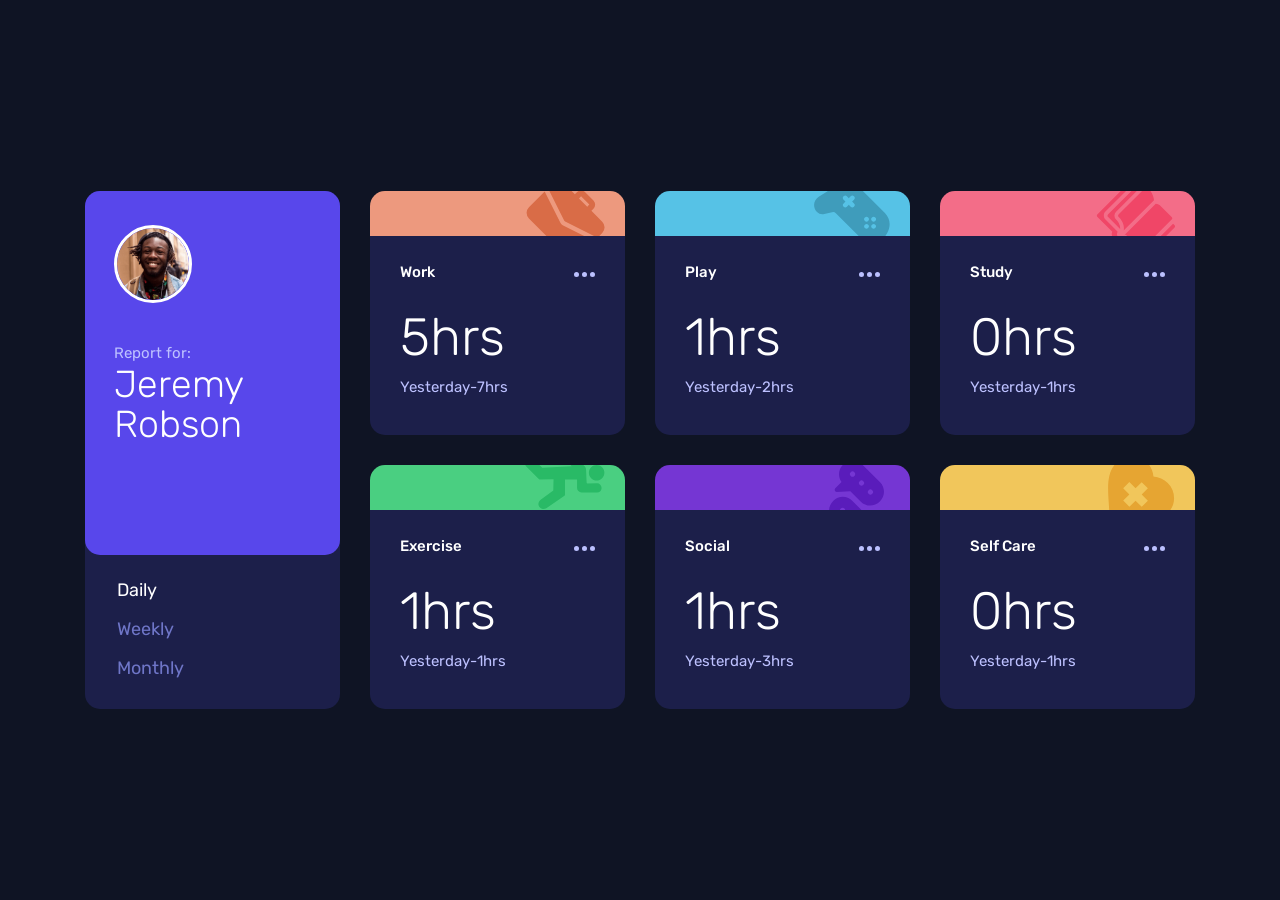
<file: index.html>
<!DOCTYPE html>
<html lang="en">
<head>
  <meta charset="UTF-8">
  <meta name="viewport" content="width=device-width, initial-scale=1.0">
  <link rel="icon" type="image/png" sizes="32x32" href="./images/favicon-32x32.png">  
    <link rel="stylesheet" href="style.css"> 
    <link rel="stylesheet" href="./reset.css"> 
  <title> Time tracking dashboard</title>  
</head>
<body>
  <main>
    <section class="activity-tracker">
      <section class="tracker-menu">
        <div class="tracker-profile">
          <img class="tracker-profile-img" src="/images/image-jeremy.png" alt="">
          <div class="tracker-profile-container">
            <p class="tracker-for">
              Report for:
            </p>
            <h2 class="tracker-profile-name">Jeremy Robson</h2>
          </div>
        </div>      
        <div class="tracker-menu-options">
          <a class="tracker-option" data-option="daily"> Daily</a>
          <a class="tracker-option" data-option="weekly"> Weekly</a>
          <a class="tracker-option" data-option="monthly">Monthly</a>
        </div>      
      </section>
      <section class="tracker-activity work">
        <div class="activity-background">
          <img src="./images/icon-work.svg" alt="">
        </div>
        <div class="activity-info">
          <header>
            <h2 class="activity-name">
              Work
            </h2>
            <a class="activity-options">
              <svg width="21" height="5" xmlns="http://www.w3.org/2000/svg">
                <path d="M2.5 0a2.5 2.5 0 1 1 0 5 2.5 2.5 0 0 1 0-5Zm8 0a2.5 2.5 0 1 1 0 5 2.5 2.5 0 0 1 0-5Zm8 0a2.5 2.5 0 1 1 0 5 2.5 2.5 0 0 1 0-5Z" 
                fill="#BBC0FF" fill-rule="evenodd"/></svg>
            </a>
          </header>
          <div class="activity-timeframes-wrapper">
            <div class="activity-timeframes">
              <h3 class="activity-timeframe-current">5hrs</h3>
            </div>
            <div class="activity-timeframe-previous">
              <p class="time-when">Lask week</p>
              <p> - </p>
              <p class="total-time">7hrs</p>
            </div>
          </div>
        </div>
      </section>
    </section>    
  </main>
  <script src="app.js"></script>
</body>
</html>
</file>
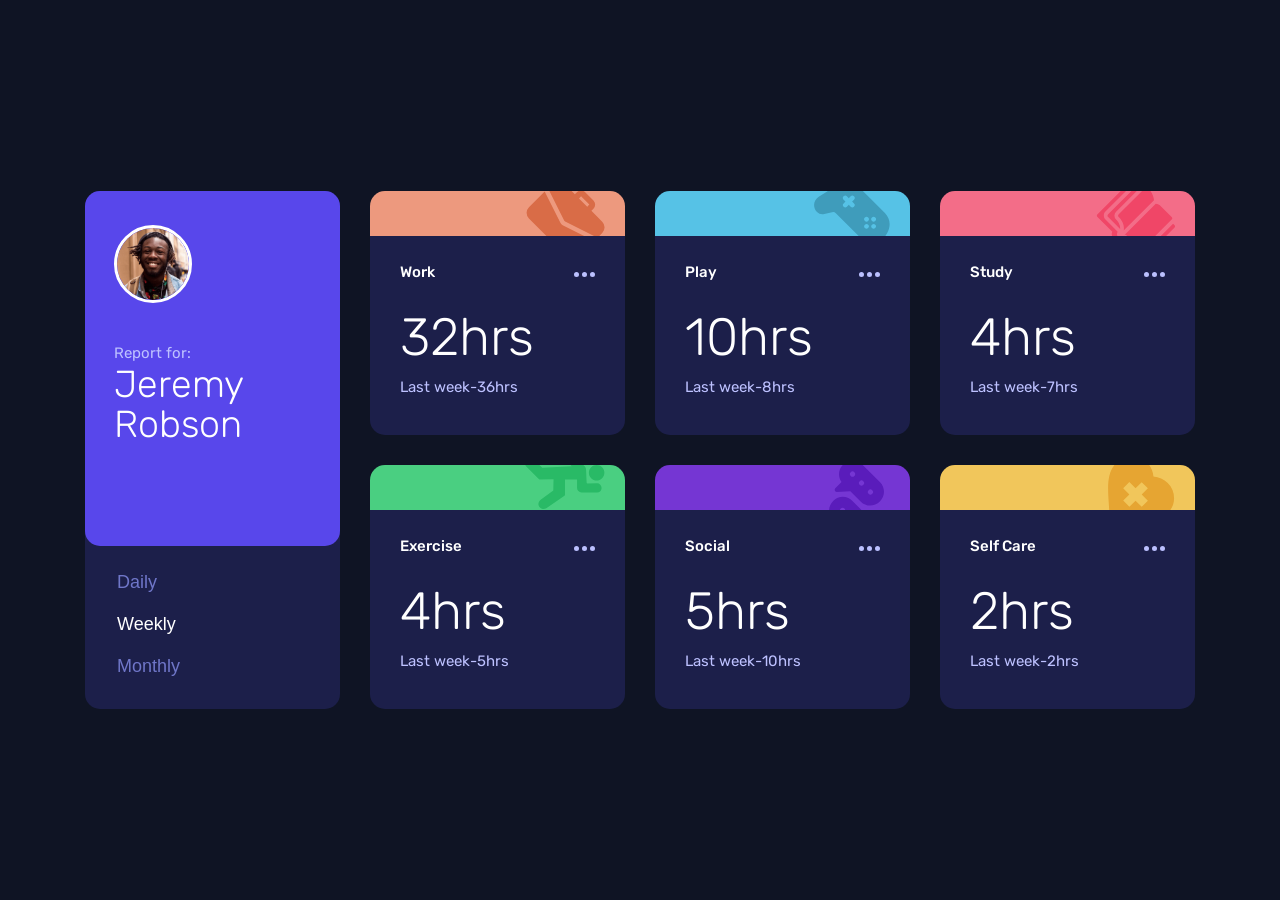
<file: Task Tracking Dashboard/index.html>
<!DOCTYPE html>
<html lang="en">
<head>
  <meta charset="UTF-8">
  <meta name="viewport" content="width=device-width, initial-scale=1.0">
  <link rel="icon" type="image/png" sizes="32x32" href="./images/favicon-32x32.png">  
    <link rel="stylesheet" href="style.css"> 
    <link rel="stylesheet" href="./reset.css"> 
  <title> Time tracking dashboard</title>  
</head>
<body>
  <section class="activity-tracker">
    <section class="tracker-menu">
      <div class="tracker-profile">
        <img class="tracker-profile-img" src="/images/image-jeremy.png" alt="">
        <div class="tracker-profile-container">
          <p class="tracker-for">
            Report for:
          </p>
          <h1 class="tracker-profile-name">Jeremy Robson</h1>
        </div>
      </div>      
      <div class="tracker-menu-options">
        <button class="tracker-option" data-option="daily">
          Daily
        </button>
        <button class="tracker-option" data-option="weekly">
          Weekly
        </button><button class="tracker-option" data-option="monthly">
          Monthly
        </button>
      </div>      
    </section>
    <section class="tracker-activity work">
      <div class="activity-background">
        <img src="./images/icon-work.svg" alt="">
      </div>
      <div class="activity-info">
        <header>
          <h2 class="activity-name">
            Work
          </h2>
          <button class="activity-options">
            <svg width="21" height="5" xmlns="http://www.w3.org/2000/svg">
              <path d="M2.5 0a2.5 2.5 0 1 1 0 5 2.5 2.5 0 0 1 0-5Zm8 0a2.5 2.5 0 1 1 0 5 2.5 2.5 0 0 1 0-5Zm8 0a2.5 2.5 0 1 1 0 5 2.5 2.5 0 0 1 0-5Z" 
              fill="#BBC0FF" fill-rule="evenodd"/></svg>
          </button>
        </header>
        <div class="activity-timeframes-wrapper">
          <div class="activity-timeframes">
            <h3 class="activity-timeframe-current">5hrs</h3>
          </div>
          <div class="activity-timeframe-previous">
            <p class="time-when">Lask week</p>
            <p> - </p>
            <p class="total-time">7hrs</p>
          </div>
        </div>
      </div>
    </section>
  </section>    
  <script src="app.js"></script>
</body>
</html>
</file>
<file: style.css>
@import url("https://fonts.googleapis.com/css2?family=Rubik:wght@300;400;500&display=swap");

html {
  font-family: "Rubik", sans-serif;

  /* ============ Declaration of Fonts sizes ===========  */
   --font-size-h1: clamp(2.4rem, 1.8366rem + 1.5023vw, 4rem);
   --font-size-time-window: 1.8rem;
   --font-size-activity-name: 1.8rem;
   --font-size-activity-result: clamp(3.2rem, 2.3549rem + 2.2535vw, 5.6rem);
   --font-size-activity-window: 1.5rem; 


  /* ======== Declaration of color variables=========== */

  --Desaturated-blue: hsl(235, 45%, 61%);
  --Pale-Blue: hsl(236, 100%, 87%);  
  --Soft-blue: hsl(195, 74%, 62%);
  --light-blue: hsl(246, 80%, 60%);
  --lighter-blue: hsl(236, 33%, 46%);
  --Darkblue: hsl(235, 46%, 20%);  
  --Very-dark-blue: hsl(226, 43%, 10%);
  --light-red-work: hsl(15, 75%, 71%);
  --light-red-study: hsl(348, 85%, 69%);
  --lime-green: hsl(145, 58%, 55%);
  --violet: hsl(264, 64%, 52%);
  --Soft-orange: hsl(43, 84%, 65%);

 
  /*========== Z-indexes ===========To determine how boxes overlap each other */
  --z-index-top: 10;
  --z-index-middle: 5;
  --z-index-bottom: 1;

  /* ========= Declaration of Border Radius============= */
  --br: 1.5rem;
}

body {
    margin: 0 auto;
  width: 100%;
  min-height: 100vh;
  background: var(--Very-dark-blue); 
  display: grid;
  place-items: center;
  padding: 8.1rem 2.4rem;
}


section.activity-tracker {
  width: 100%;
  height: auto;
  display: grid;
  grid-auto-rows: max-content;
  grid-template-columns: 1fr;
  justify-items: center;
  gap: 2.4rem;
}

@media screen and (min-width: 500px) {
  section.activity-tracker {
    grid-template-columns: repeat(auto-fit, minmax(20rem, 1fr));
    grid-template-rows: 1fr 1fr;
    min-height: 51.8rem;
    gap: 3rem;
  }
}

@media screen and (min-width: 1110px) {
  section.activity-tracker {
    max-width: 111rem;
  }
}

section.tracker-menu {
  background: var(--Darkblue); 
  border-radius: var(--br);
  overflow: hidden;
  width: 100%;
}

@media screen and (min-width: 500px) {
  section.tracker-menu {
    grid-row: 1/3;
    display: flex;
    flex-flow: column nowrap;
  }
}

.tracker-profile {
  width: 100%;
  padding: 3.1rem 2.9rem;
  display: flex;
  flex-wrap: wrap;
  align-items: center;
  justify-content: flex-start;
  gap: 2rem;
  background: var(--light-blue);   
  border-radius: 0 0 var(--br) var(--br);
}

@media screen and (min-width: 500px) {
  .tracker-profile {
    padding: 3.4rem 2.9rem 8rem 2.9rem;
    flex-flow: column nowrap;
    align-items: start;
    gap: 4.3rem;
    flex: 1 0 auto;
  }
}

.tracker-profile-img {
  width: 6.4rem;
  border: 0.3rem solid white;
  border-radius: 50%;
}

@media screen and (min-width: 500px) {
  .tracker-profile-img {
    width: 7.8rem;
  }
}

.tracker-profile-container {
  display: flex;
  flex-flow: column nowrap;
  gap: 0.4rem;
}

@media screen and (min-width: 500px) {
  .tracker-profile-container {
    gap: 0.3rem;
    max-width: 60%;
  }
}

.tracker-for {
  font-size: 1.5rem;
  color: var(--Pale-Blue); 
}

.tracker-profile-name {
  font-size: var(--font-size-h1);
  font-weight: 300;
  color: white;
}

@media screen and (min-width: 500px) {
  .tracker-profile-name {
    line-height: 4rem;
  }
}

.tracker-menu-options {
  padding: 2.4rem 2rem 2.5rem 3.3rem;
  display: flex;
  flex-flow: row wrap;
  justify-content: space-between;
  gap: 1rem;
}

@media screen and (min-width: 500px) {
  .tracker-menu-options {
    flex-flow: column nowrap;
    gap: 2.1rem;
    padding: 2.6rem 3.2rem 3.2rem;
  }
}

.tracker-option {
  width: max-content;
  font-size: var(--font-size-time-window);
  color: var(--Desaturated-blue);
  transition: color 250ms;
  cursor: pointer;
}
.tracker-option:is(:hover, .active) {
  color: white;
}

.tracker-activity {
  width: 100%;
  height: 100%;
  display: grid;
  grid-template-rows: 3.8rem 1fr;
  grid-template-columns: 1fr;
  overflow: hidden;
  border-radius: var(--br);
}

@media screen and (min-width: 500px) {
  .tracker-activity {
    grid-template-rows: 4.5rem 1fr;
  }
}

.tracker-activity:is(.work) {
  --background: var(--light-red-work);
}
.tracker-activity:is(.play) {
  --background: var(--Soft-blue);
}
.tracker-activity:is(.study) {
  --background: var(--light-red-study);
}
.tracker-activity:is(.exercise) {
  --background: var(--lime-green);
}
.tracker-activity:is(.social) {
  --background: var(--violet); 
}
.tracker-activity:is(.self-care) {
  --background: var(--Soft-orange);
}

.activity-background {
  grid-row: 1/3;
  grid-column: 1/2;
  background: var(--background);
  display: grid;
  place-items: start end;
  height: 70%;
}

.activity-background > img {
  transform: translate(-2rem, -1rem);
  position: relative;
  z-index: var(--z-index-bottom);
}

.activity-info {
  position: relative;
  z-index: var(--z-index-middle);
  grid-row: 2/3;
  grid-column: 1/2;
  background: var(--Darkblue);  
  transition: background 250ms, transform 250ms;
  height: 100%;
  padding: 2.8rem 2.4rem;
  display: flex;
  flex-flow: column nowrap;
  gap: 0.6rem;
  cursor: pointer;
}

.tracker-activity:hover > .activity-info {
  background: var(--lighter-blue); 
}

@media screen and (min-width: 500px) {
  .activity-info {
    gap: 2.4rem;
    padding: 2.9rem 3rem 3.2rem;
  }
}

.tracker-activity header,
.activity-timeframes {
  display: flex;
  flex-wrap: wrap;
  justify-content: space-between;
  align-items: center;
  gap: 1rem;
}

@media screen and (min-width: 500px) {
  .activity-timeframes {
    flex-flow: column nowrap;
    align-items: start;
    gap: 0.8rem;
  }
}

.activity-name {
  color: white;
  font-weight: 500;
}

.activity-options {
  transition: white 250ms;
}
.activity-options:hover > svg path {
  fill: white;
}

.activity-timeframes-wrapper{
  display: flex;
  flex-wrap: wrap;
  justify-content: space-between;
  align-items: center;
  gap: 1rem;
}

.activity-timeframe-current {
  font-size: var(--font-size-activity-result);
  font-weight: 300;
  color: white;
  line-height: 6.6rem;
}

.activity-timeframe-previous {
  display: flex;
  font-size: var(--font-size-activity-window);
  color: var(--Pale-Blue); 
}
</file>
<file: Task Tracking Dashboard/style.css>
@import url("https://fonts.googleapis.com/css2?family=Rubik:wght@300;400;500&display=swap");

html {
  font-family: "Rubik", sans-serif;

  /* ============ Declaration of Fonts sizes ===========  */
   --font-size-h1: clamp(2.4rem, 1.8366rem + 1.5023vw, 4rem);
   --font-size-time-window: 1.8rem;
   --font-size-activity-name: 1.8rem;
   --font-size-activity-result: clamp(3.2rem, 2.3549rem + 2.2535vw, 5.6rem);
   --font-size-activity-window: 1.5rem; 


  /* ======== Declaration of color variables=========== */

  --Desaturated-blue: hsl(235, 45%, 61%);
  --Pale-Blue: hsl(236, 100%, 87%);  
  --Soft-blue: hsl(195, 74%, 62%);
  --light-blue: hsl(246, 80%, 60%);
  --lighter-blue: hsl(236, 33%, 46%);
  --Darkblue: hsl(235, 46%, 20%);  
  --Very-dark-blue: hsl(226, 43%, 10%);
  --light-red-work: hsl(15, 75%, 71%);
  --light-red-study: hsl(348, 85%, 69%);
  --lime-green: hsl(145, 58%, 55%);
  --violet: hsl(264, 64%, 52%);
  --Soft-orange: hsl(43, 84%, 65%);

 
  /*========== Z-indexes ===========To determine how boxes overlap each other */
  --z-index-top: 10;
  --z-index-middle: 5;
  --z-index-bottom: 1;

  /* ========= Declaration of Border Radius============= */
  --br: 1.5rem;
}

body {
    margin: 0 auto;
  width: 100%;
  min-height: 100vh;
  background: var(--Very-dark-blue); 
  display: grid;
  place-items: center;
  padding: 8.1rem 2.4rem;
}


section.activity-tracker {
  width: 100%;
  height: auto;
  display: grid;
  grid-auto-rows: max-content;
  grid-template-columns: 1fr;
  justify-items: center;
  gap: 2.4rem;
}

@media screen and (min-width: 500px) {
  section.activity-tracker {
    grid-template-columns: repeat(auto-fit, minmax(20rem, 1fr));
    grid-template-rows: 1fr 1fr;
    min-height: 51.8rem;
    gap: 3rem;
  }
}

@media screen and (min-width: 1110px) {
  section.activity-tracker {
    max-width: 111rem;
  }
}

section.tracker-menu {
  background: var(--Darkblue); 
  border-radius: var(--br);
  overflow: hidden;
  width: 100%;
}

@media screen and (min-width: 500px) {
  section.tracker-menu {
    grid-row: 1/3;
    display: flex;
    flex-flow: column nowrap;
  }
}

.tracker-profile {
  width: 100%;
  padding: 3.1rem 2.9rem;
  display: flex;
  flex-wrap: wrap;
  align-items: center;
  justify-content: flex-start;
  gap: 2rem;
  background: var(--light-blue);   
  border-radius: 0 0 var(--br) var(--br);
}

@media screen and (min-width: 500px) {
  .tracker-profile {
    padding: 3.4rem 2.9rem 8rem 2.9rem;
    flex-flow: column nowrap;
    align-items: start;
    gap: 4.3rem;
    flex: 1 0 auto;
  }
}

.tracker-profile-img {
  width: 6.4rem;
  border: 0.3rem solid white;
  border-radius: 50%;
}

@media screen and (min-width: 500px) {
  .tracker-profile-img {
    width: 7.8rem;
  }
}

.tracker-profile-container {
  display: flex;
  flex-flow: column nowrap;
  gap: 0.4rem;
}

@media screen and (min-width: 500px) {
  .tracker-profile-container {
    gap: 0.3rem;
    max-width: 60%;
  }
}

.tracker-for {
  font-size: 1.5rem;
  color: var(--Pale-Blue); 
}

.tracker-profile-name {
  font-size: var(--font-size-h1);
  font-weight: 300;
  color: white;
}

@media screen and (min-width: 500px) {
  .tracker-profile-name {
    line-height: 4rem;
  }
}

.tracker-menu-options {
  padding: 2.4rem 2rem 2.5rem 3.3rem;
  display: flex;
  flex-flow: row wrap;
  justify-content: space-between;
  gap: 1rem;
}

@media screen and (min-width: 500px) {
  .tracker-menu-options {
    flex-flow: column nowrap;
    gap: 2.1rem;
    padding: 2.6rem 3.2rem 3.2rem;
  }
}

.tracker-option {
  width: max-content;
  font-size: var(--font-size-time-window);
  color: var(--Desaturated-blue);
  transition: color 250ms;
  cursor: pointer;
}
.tracker-option:is(:hover, .active) {
  color: white;
}

.tracker-activity {
  width: 100%;
  height: 100%;
  display: grid;
  grid-template-rows: 3.8rem 1fr;
  grid-template-columns: 1fr;
  overflow: hidden;
  border-radius: var(--br);
}

@media screen and (min-width: 500px) {
  .tracker-activity {
    grid-template-rows: 4.5rem 1fr;
  }
}

.tracker-activity:is(.work) {
  --background: var(--light-red-work);
}
.tracker-activity:is(.play) {
  --background: var(--Soft-blue);
}
.tracker-activity:is(.study) {
  --background: var(--light-red-study);
}
.tracker-activity:is(.exercise) {
  --background: var(--lime-green);
}
.tracker-activity:is(.social) {
  --background: var(--violet); 
}
.tracker-activity:is(.self-care) {
  --background: var(--Soft-orange);
}

.activity-background {
  grid-row: 1/3;
  grid-column: 1/2;
  background: var(--background);
  display: grid;
  place-items: start end;
  height: 70%;
}

.activity-background > img {
  transform: translate(-2rem, -1rem);
  position: relative;
  z-index: var(--z-index-bottom);
}

.activity-info {
  position: relative;
  z-index: var(--z-index-middle);
  grid-row: 2/3;
  grid-column: 1/2;
  background: var(--Darkblue);  
  transition: background 250ms, transform 250ms;
  height: 100%;
  padding: 2.8rem 2.4rem;
  display: flex;
  flex-flow: column nowrap;
  gap: 0.6rem;
  cursor: pointer;
}

.tracker-activity:hover > .activity-info {
  background: var(--lighter-blue); 
}

@media screen and (min-width: 500px) {
  .activity-info {
    gap: 2.4rem;
    padding: 2.9rem 3rem 3.2rem;
  }
}

.tracker-activity header,
.activity-timeframes {
  display: flex;
  flex-wrap: wrap;
  justify-content: space-between;
  align-items: center;
  gap: 1rem;
}

@media screen and (min-width: 500px) {
  .activity-timeframes {
    flex-flow: column nowrap;
    align-items: start;
    gap: 0.8rem;
  }
}

.activity-name {
  color: white;
  font-weight: 500;
}

.activity-options {
  transition: white 250ms;
}
.activity-options:hover > svg path {
  fill: white;
}

.activity-timeframes-wrapper{
  display: flex;
  flex-wrap: wrap;
  justify-content: space-between;
  align-items: center;
  gap: 1rem;
}

.activity-timeframe-current {
  font-size: var(--font-size-activity-result);
  font-weight: 300;
  color: white;
  line-height: 6.6rem;
}

.activity-timeframe-previous {
  display: flex;
  font-size: var(--font-size-activity-window);
  color: var(--Pale-Blue); 
}
</file>
